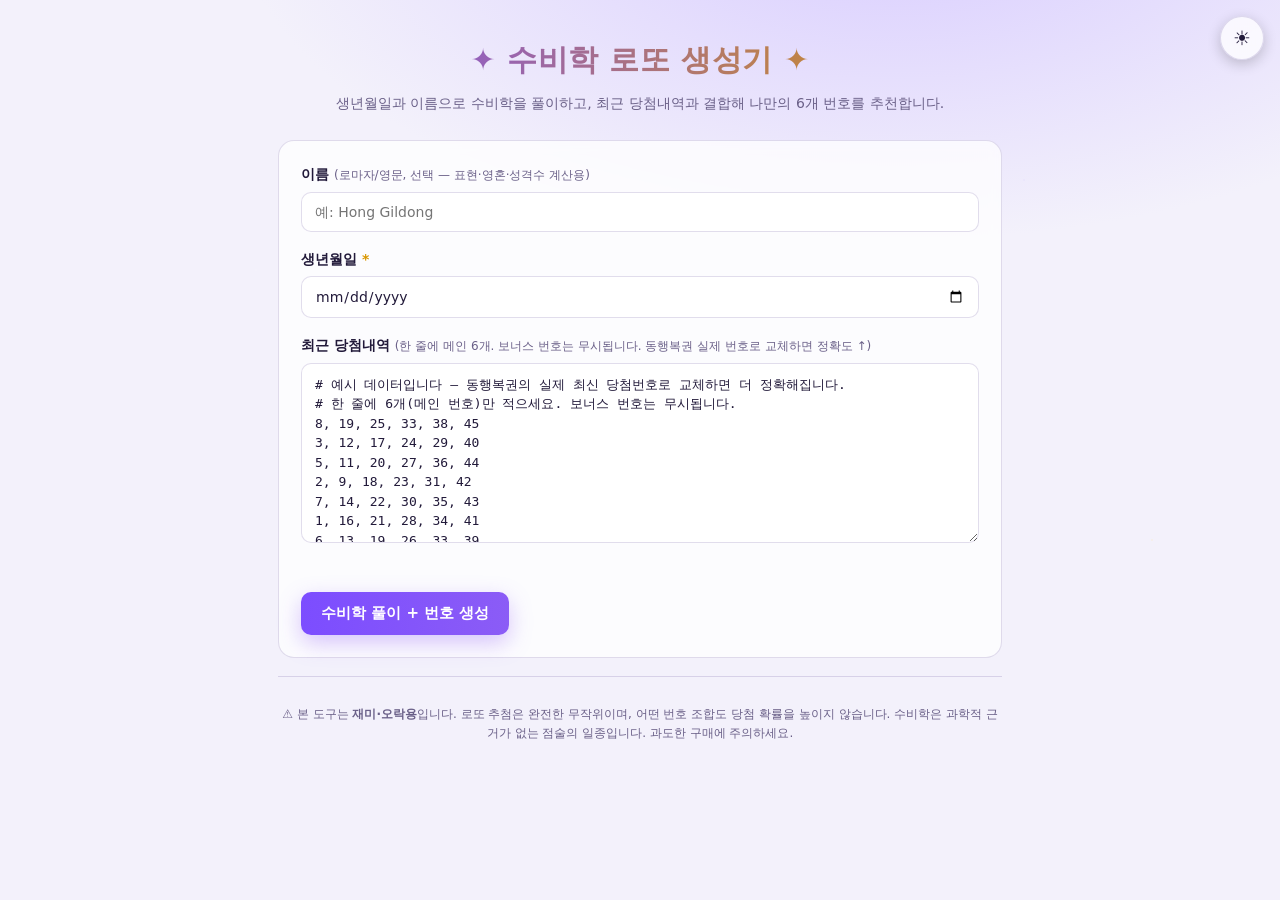
<file: index.html>
<!DOCTYPE html>
<html lang="ko">
  <head>
    <meta charset="UTF-8" />
    <meta name="viewport" content="width=device-width, initial-scale=1.0" />
    <title>수비학 로또 번호 생성기</title>
    <link rel="stylesheet" href="style.css" />
    <script>
      // 화면 깜빡임(FOUC) 방지 — 페인트 전에 저장된 테마를 즉시 적용
      (function () {
        try {
          var saved = localStorage.getItem("theme");
          var theme =
            saved ||
            (window.matchMedia &&
            window.matchMedia("(prefers-color-scheme: light)").matches
              ? "light"
              : "dark");
          document.documentElement.setAttribute("data-theme", theme);
        } catch (e) {}
      })();
    </script>
  </head>
  <body>
    <div class="stars"></div>
    <button id="theme-toggle" class="theme-toggle" type="button" aria-label="테마 전환" title="다크/화이트 모드 전환">
      <span class="theme-toggle-icon">🌙</span>
    </button>
    <main class="wrap">
      <header class="hero">
        <h1>✦ 수비학 로또 생성기 ✦</h1>
        <p class="sub">생년월일과 이름으로 수비학을 풀이하고, 최근 당첨내역과 결합해 나만의 6개 번호를 추천합니다.</p>
      </header>

      <section class="panel">
        <div class="field">
          <label for="name">이름 <span class="hint">(로마자/영문, 선택 — 표현·영혼·성격수 계산용)</span></label>
          <input id="name" type="text" placeholder="예: Hong Gildong" autocomplete="off" />
        </div>

        <div class="field">
          <label for="birth">생년월일 <span class="req">*</span></label>
          <input id="birth" type="date" min="1900-01-01" max="2026-12-31" />
        </div>

        <div class="field">
          <label for="recent">
            최근 당첨내역 <span class="hint">(한 줄에 메인 6개. 보너스 번호는 무시됩니다. 동행복권 실제 번호로 교체하면 정확도 ↑)</span>
          </label>
          <textarea id="recent" rows="8" spellcheck="false"></textarea>
        </div>

        <div id="error" class="error"></div>

        <div class="actions">
          <button id="go" class="primary">수비학 풀이 + 번호 생성</button>
          <button id="regen" class="ghost" style="display: none">🔄 다른 조합 다시 뽑기</button>
        </div>
      </section>

      <section id="output" class="output">
        <div id="profile" class="panel"></div>
        <div id="results" class="panel"></div>
      </section>

      <footer class="foot">
        <p>
          ⚠️ 본 도구는 <b>재미·오락용</b>입니다. 로또 추첨은 완전한 무작위이며, 어떤 번호 조합도
          당첨 확률을 높이지 않습니다. 수비학은 과학적 근거가 없는 점술의 일종입니다. 과도한 구매에 주의하세요.
        </p>
      </footer>
    </main>
    <script src="main.js"></script>
  </body>
</html>
</file>
<file: style.css>
:root,
:root[data-theme="dark"] {
  color-scheme: dark;
  --bg: #0e0b1f;
  --bg2: #171132;
  --bg-glow: #2a1d5e;
  --panel: rgba(255, 255, 255, 0.05);
  --panel-border: rgba(255, 255, 255, 0.12);
  --accent: #b78cff;
  --accent2: #ffd66b;
  --text: #ece9ff;
  --muted: #a59cce;
  --danger: #ff8a8a;
  --input-bg: rgba(0, 0, 0, 0.25);
  --card-bg: rgba(255, 255, 255, 0.04);
  --game-explain: #d9d4ff;
  --stars-opacity: 0.5;
}

:root[data-theme="light"] {
  color-scheme: light;
  --bg: #f3f1fb;
  --bg2: #e7e2f7;
  --bg-glow: #d8ccff;
  --panel: rgba(255, 255, 255, 0.75);
  --panel-border: rgba(91, 70, 150, 0.18);
  --accent: #7c4dff;
  --accent2: #d99700;
  --text: #221a3a;
  --muted: #6a6088;
  --danger: #d2333b;
  --input-bg: rgba(255, 255, 255, 0.9);
  --card-bg: rgba(255, 255, 255, 0.7);
  --game-explain: #2e2750;
  --stars-opacity: 0.18;
}

* {
  box-sizing: border-box;
}

html,
body {
  margin: 0;
  padding: 0;
}

body {
  font-family: "Pretendard", "Malgun Gothic", system-ui, -apple-system, sans-serif;
  color: var(--text);
  background: radial-gradient(1200px 600px at 70% -10%, var(--bg-glow) 0%, var(--bg) 55%),
    linear-gradient(160deg, var(--bg) 0%, var(--bg2) 100%);
  transition: background 0.3s ease, color 0.3s ease;
  min-height: 100vh;
  line-height: 1.6;
  position: relative;
  overflow-x: hidden;
}

/* 은은한 별 배경 */
.stars {
  position: fixed;
  inset: 0;
  background-image: radial-gradient(1px 1px at 20% 30%, #fff 50%, transparent),
    radial-gradient(1px 1px at 60% 70%, #fff 50%, transparent),
    radial-gradient(1px 1px at 80% 20%, #cdbfff 50%, transparent),
    radial-gradient(1px 1px at 35% 80%, #fff 50%, transparent),
    radial-gradient(1.5px 1.5px at 90% 60%, #ffe9a8 50%, transparent);
  opacity: var(--stars-opacity);
  pointer-events: none;
  z-index: 0;
}

/* 테마 전환 버튼 */
.theme-toggle {
  position: fixed;
  top: 16px;
  right: 16px;
  z-index: 5;
  width: 44px;
  height: 44px;
  padding: 0;
  border-radius: 50%;
  background: var(--panel);
  border: 1px solid var(--panel-border);
  color: var(--text);
  backdrop-filter: blur(6px);
  display: inline-flex;
  align-items: center;
  justify-content: center;
  font-size: 20px;
  line-height: 1;
  box-shadow: 0 4px 14px rgba(0, 0, 0, 0.2);
}

.theme-toggle:hover {
  border-color: var(--accent);
}

.theme-toggle .theme-toggle-icon {
  transition: transform 0.3s ease;
}

.theme-toggle:hover .theme-toggle-icon {
  transform: rotate(20deg) scale(1.1);
}

.wrap {
  position: relative;
  z-index: 1;
  max-width: 760px;
  margin: 0 auto;
  padding: 36px 18px 60px;
}

.hero {
  text-align: center;
  margin-bottom: 26px;
}

.hero h1 {
  font-size: 30px;
  margin: 0 0 8px;
  background: linear-gradient(90deg, var(--accent), var(--accent2));
  -webkit-background-clip: text;
  background-clip: text;
  -webkit-text-fill-color: transparent;
  letter-spacing: 0.5px;
}

.sub {
  color: var(--muted);
  margin: 0;
  font-size: 14px;
}

.panel {
  background: var(--panel);
  border: 1px solid var(--panel-border);
  border-radius: 16px;
  padding: 22px;
  margin-bottom: 18px;
  backdrop-filter: blur(6px);
}

.field {
  margin-bottom: 16px;
}

label {
  display: block;
  font-weight: 600;
  margin-bottom: 6px;
  font-size: 14px;
}

.hint {
  font-weight: 400;
  color: var(--muted);
  font-size: 12px;
}

.req {
  color: var(--accent2);
}

input,
textarea {
  width: 100%;
  background: var(--input-bg);
  border: 1px solid var(--panel-border);
  border-radius: 10px;
  color: var(--text);
  padding: 11px 13px;
  font-size: 14px;
  font-family: inherit;
}

input:focus,
textarea:focus {
  outline: none;
  border-color: var(--accent);
  box-shadow: 0 0 0 3px rgba(183, 140, 255, 0.2);
}

textarea {
  resize: vertical;
  line-height: 1.5;
  font-family: "Consolas", "D2Coding", monospace;
  font-size: 13px;
}

.actions {
  display: flex;
  gap: 10px;
  flex-wrap: wrap;
}

button {
  cursor: pointer;
  border: none;
  border-radius: 10px;
  padding: 12px 20px;
  font-size: 15px;
  font-weight: 700;
  font-family: inherit;
  transition: transform 0.08s ease, box-shadow 0.2s ease, opacity 0.2s;
}

button:active {
  transform: translateY(1px);
}

.primary {
  background: linear-gradient(90deg, var(--accent), #8b5cf6);
  color: #fff;
  box-shadow: 0 8px 22px rgba(139, 92, 246, 0.35);
}

.primary:hover {
  box-shadow: 0 10px 28px rgba(139, 92, 246, 0.5);
}

.ghost {
  background: transparent;
  color: var(--text);
  border: 1px solid var(--panel-border);
}

.ghost:hover {
  border-color: var(--accent);
}

.error {
  color: var(--danger);
  font-size: 14px;
  min-height: 20px;
  margin-bottom: 6px;
}

.output {
  display: none;
}

.output.visible {
  display: block;
  animation: fade 0.4s ease;
}

@keyframes fade {
  from {
    opacity: 0;
    transform: translateY(8px);
  }
  to {
    opacity: 1;
    transform: none;
  }
}

h2 {
  font-size: 20px;
  margin: 4px 0 14px;
}

.muted {
  color: var(--muted);
  font-size: 13px;
}

/* 수비학 카드 */
.num-grid {
  display: grid;
  grid-template-columns: repeat(auto-fit, minmax(210px, 1fr));
  gap: 12px;
  margin-top: 12px;
}

.num-card {
  background: var(--card-bg);
  border: 1px solid var(--panel-border);
  border-radius: 12px;
  padding: 14px;
}

.num-card-top {
  display: flex;
  align-items: center;
  gap: 10px;
  margin-bottom: 6px;
}

.num-badge {
  display: inline-flex;
  align-items: center;
  justify-content: center;
  width: 38px;
  height: 38px;
  border-radius: 50%;
  background: linear-gradient(135deg, var(--accent), var(--accent2));
  color: #1a1340;
  font-weight: 800;
  font-size: 17px;
}

.num-name {
  font-weight: 700;
  font-size: 14px;
}

.num-desc {
  margin: 0;
  font-size: 13px;
  color: var(--muted);
}

/* 빈도 요약 */
.freq-summary {
  margin-bottom: 18px;
}

.freq-row {
  display: flex;
  align-items: center;
  gap: 10px;
  flex-wrap: wrap;
  margin: 8px 0;
}

.freq-label {
  font-weight: 700;
  font-size: 13px;
  min-width: 78px;
}

.chip {
  display: inline-flex;
  align-items: center;
  gap: 4px;
  padding: 4px 9px;
  border-radius: 20px;
  font-size: 12px;
  font-weight: 700;
  margin: 2px;
}

.chip em {
  font-style: normal;
  font-weight: 400;
  opacity: 0.7;
  font-size: 11px;
}

.chip.hot {
  background: rgba(255, 114, 114, 0.18);
  color: #ffb0b0;
}

.chip.cold {
  background: rgba(105, 200, 242, 0.18);
  color: #aee2ff;
}

/* 게임 카드 */
.games {
  display: flex;
  flex-direction: column;
  gap: 14px;
}

.game-card {
  background: var(--card-bg);
  border: 1px solid var(--panel-border);
  border-radius: 14px;
  padding: 16px;
}

.game-balls {
  display: flex;
  gap: 9px;
  flex-wrap: wrap;
  margin-bottom: 10px;
}

.ball {
  display: inline-flex;
  align-items: center;
  justify-content: center;
  width: 44px;
  height: 44px;
  border-radius: 50%;
  font-weight: 800;
  font-size: 18px;
  color: #2a2a2a;
  box-shadow: inset -3px -4px 6px rgba(0, 0, 0, 0.25),
    0 3px 8px rgba(0, 0, 0, 0.3);
}

.ball-yellow {
  background: radial-gradient(circle at 32% 28%, #ffe27a, #fbc400);
}
.ball-blue {
  background: radial-gradient(circle at 32% 28%, #a6e2fb, #69c8f2);
}
.ball-red {
  background: radial-gradient(circle at 32% 28%, #ffa6a6, #ff7272);
  color: #fff;
}
.ball-gray {
  background: radial-gradient(circle at 32% 28%, #d0d0d0, #9a9a9a);
  color: #fff;
}
.ball-green {
  background: radial-gradient(circle at 32% 28%, #d3f08a, #b0d840);
}

.game-explain {
  margin: 0;
  font-size: 13.5px;
  color: var(--game-explain);
}

.game-explain b {
  color: var(--accent2);
}

.foot {
  margin-top: 18px;
  font-size: 12px;
  color: var(--muted);
  text-align: center;
  border-top: 1px solid var(--panel-border);
  padding-top: 16px;
}

@media (max-width: 480px) {
  .ball {
    width: 38px;
    height: 38px;
    font-size: 16px;
  }
  .hero h1 {
    font-size: 24px;
  }
}
</file>
